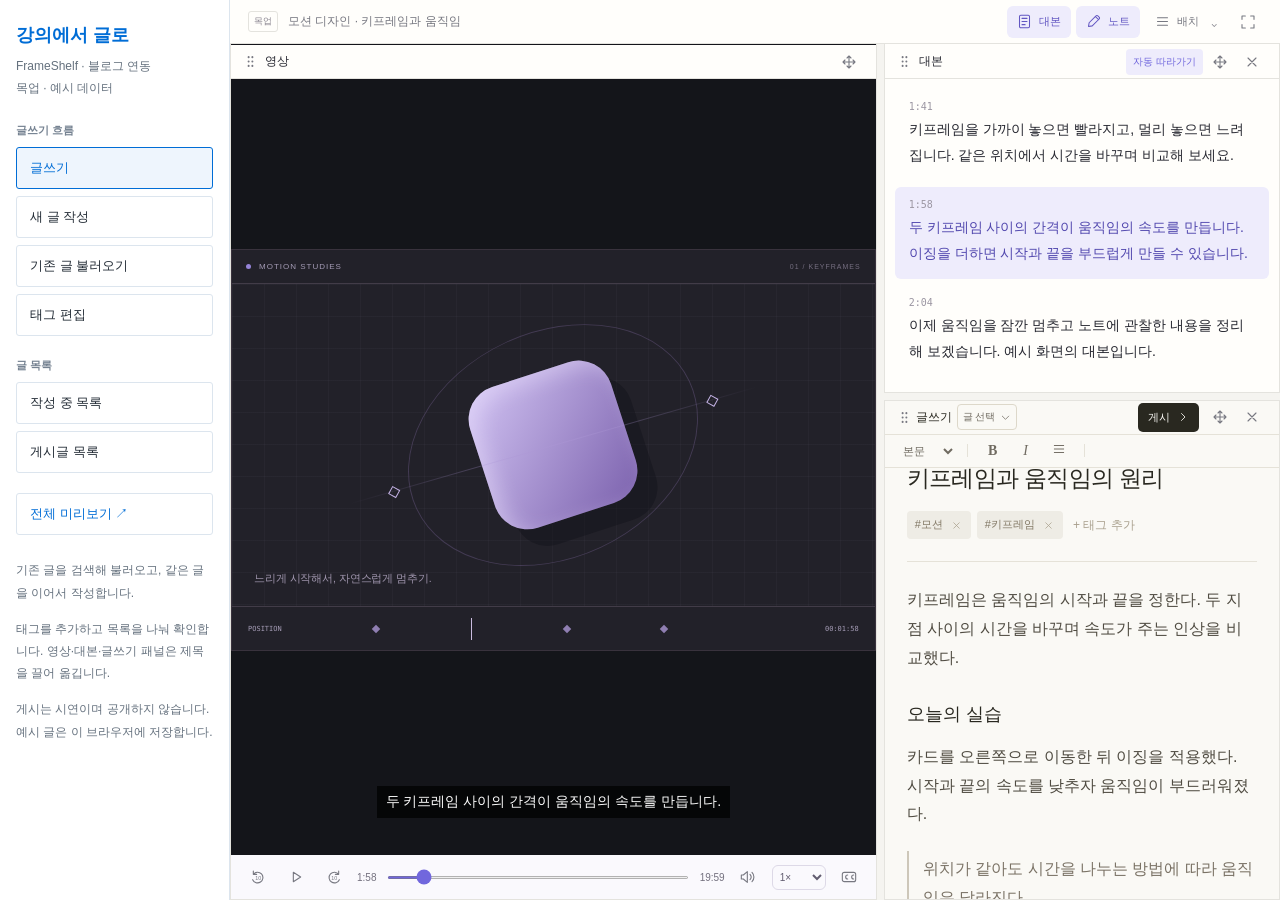
<file: index.html>
<!doctype html>
<html lang="ko">
<head><meta charset="utf-8"><meta name="viewport" content="width=device-width, initial-scale=1"><title>FrameShelf · 블로그 연동 시안</title><link rel="stylesheet" href="preview.css"></head>
<body>
<button id="review-toggle" class="toggle" aria-label="시안 조작 열기" aria-controls="review-panel" aria-expanded="false">시안</button>
<main class="preview-shell">
<aside id="review-panel" class="review-panel" aria-label="시안 조작" data-open="false">
<h1>강의에서 글로</h1><p class="subtitle">FrameShelf · 블로그 연동<br>목업 · 예시 데이터</p>
<div class="review-label">글쓰기 흐름</div>
<nav class="review-nav" aria-label="목업 화면"><button data-state="writing" aria-current="page">글쓰기</button><button data-state="new">새 글 작성</button><button data-state="existing">기존 글 불러오기</button><button data-state="tags">태그 편집</button></nav>
<div class="review-label">글 목록</div><nav class="review-nav" aria-label="목록 화면"><button data-state="drafts">작성 중 목록</button><button data-state="posts">게시글 목록</button></nav>
<a class="preview-link" id="full-preview" href="workspace.html?state=writing" target="_blank" rel="noopener">전체 미리보기 ↗</a>
<div class="review-copy"><p>기존 글을 검색해 불러오고, 같은 글을 이어서 작성합니다.</p><p>태그를 추가하고 목록을 나눠 확인합니다. 영상·대본·글쓰기 패널은 제목을 끌어 옮깁니다.</p><p>게시는 시연이며 공개하지 않습니다. 예시 글은 이 브라우저에 저장합니다.</p></div>
</aside>
<div class="preview"><iframe id="preview-frame" src="workspace.html?state=writing" title="블로그 연동 전체 화면 시안"></iframe></div>
</main><script type="module" src="preview.mjs"></script>
</body></html>
</file>
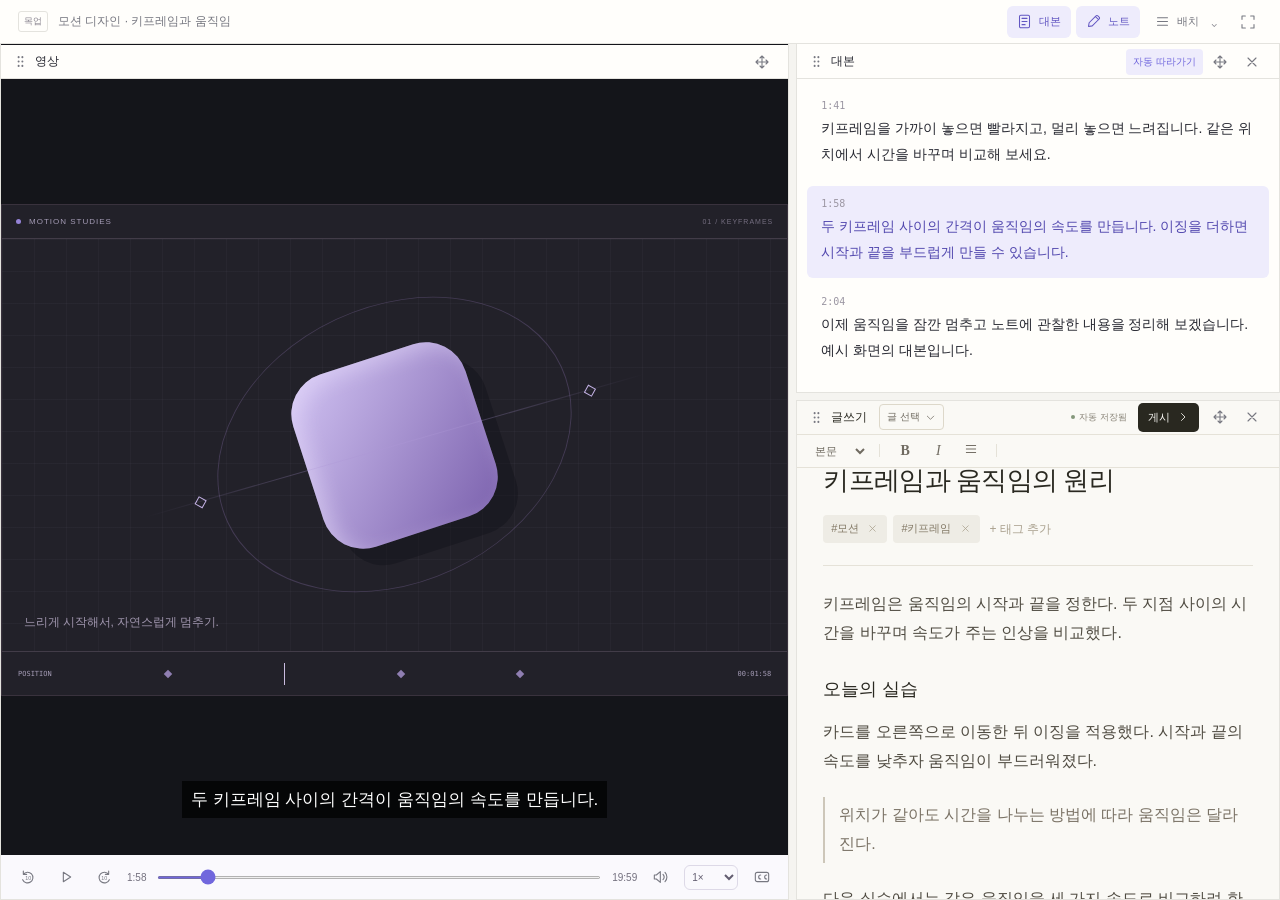
<file: workspace.html>
<!DOCTYPE html>
<html lang="ko">
 <head>
  <meta charset="utf-8"/>
  <meta content="width=device-width,initial-scale=1" name="viewport"/>
  <title>
   FrameShelf · 글쓰기 연동 시안
  </title>
  <link href="styles.css" rel="stylesheet"/>
  <script src="mock.mjs" type="module">
  </script>
 </head>
 <body>
  <main class="learning-workspace" data-controls-intro="" id="workspace">
   <header class="workspace-bar header-dock">
    <div class="workspace-identity">
     <span class="mock-label">목업</span><span class="course-path">모션 디자인 · 키프레임과 움직임</span>
    </div>
    <div class="workspace-actions"><button class="top-button mobile-video" id="focus-video"><span data-icon="play"></span><span>영상</span></button>
     <button aria-pressed="true" class="top-button active" id="toggle-transcript"><span data-icon="transcript"></span><span>대본</span></button>
     <button aria-pressed="true" class="top-button active" id="toggle-writer"><span data-icon="edit"></span><span>노트</span></button>
     <div class="layout-menu">
      <button aria-controls="layout-popover" aria-expanded="false" aria-haspopup="menu" class="top-button" id="layout-trigger"><span data-icon="menu"></span><span>배치</span><span class="small-chevron">⌄</span></button>
      <div class="menu-popover" hidden="" id="layout-popover" role="menu">
       <button id="save-default" role="menuitem"><span data-icon="check"></span>기본 배치 저장</button>
       <button id="apply-default" role="menuitem"><span data-icon="refresh"></span>기본 배치 적용</button>
      </div>
     </div>
     <button aria-label="전체 화면 전환" class="icon-button" id="fullscreen" title="전체 화면 전환"><span data-icon="fullscreen"></span></button>
    </div>
   </header>
   <div aria-label="크기를 조절하고 이동할 수 있는 패널" class="dock-board" id="board">
    <section aria-label="영상 패널" class="panel video-panel" data-panel="video" id="panel-video">
     <header aria-label="영상 패널 제목, 끌어서 이동" class="panel-header draggable header-dock" data-drag="video" tabindex="0">
      <div class="panel-title">
       <span class="drag-grip" data-icon="grip"></span>
       <span>영상</span>
      </div>
      <div class="panel-header-actions">
       <button aria-label="영상 패널 이동 메뉴" class="icon-button" data-move="video"><span data-icon="move"></span></button>
      </div>
     </header>
     <div class="video-picture">
      <div class="motion-demo" aria-label="움직임의 원리를 보여주는 예시 그래픽"><div class="demo-top"><span class="demo-dot"></span>MOTION STUDIES<span>01 / KEYFRAMES</span></div><div class="motion-grid"><div class="motion-orbit"></div><div class="motion-object"></div><div class="motion-axis"></div><span class="motion-label">느리게 시작해서, 자연스럽게 멈추기.</span></div><div class="demo-timeline"><span>POSITION</span><i></i><b></b><i></i><i></i><span>00:01:58</span></div></div>
      <div class="video-caption">
       두 키프레임 사이의 간격이 움직임의 속도를 만듭니다.
      </div>
      <button aria-label="영상 재생 시연" class="center-play" id="center-play"><span data-icon="play"></span></button>
     </div>
     <div aria-label="영상 재생 제어 시연" class="video-controls">
      <button aria-label="10초 뒤로" class="icon-button" id="back10"><span data-icon="back10"></span></button>
      <button aria-label="재생" class="icon-button" id="play"><span data-icon="play"></span></button>
      <button aria-label="10초 앞으로" class="icon-button" id="forward10"><span data-icon="forward10"></span></button>
      <span class="elapsed" id="elapsed">1:58</span>
      <input aria-label="재생 위치" id="seek" max="1199" min="0" type="range" value="118"/>
      <span class="duration">19:59</span>
      <button aria-label="음소거" class="icon-button volume" id="mute"><span data-icon="volume"></span></button>
      <select aria-label="재생 속도" id="speed">
       <option>1×</option>
       <option>1.25×</option>
       <option>1.5×</option>
       <option>2×</option>
      </select>
      <button aria-label="자막 전환" aria-pressed="true" class="icon-button" id="captions"><span data-icon="captions"></span></button>
     </div>
    </section>
    <section aria-label="대본 패널" class="panel transcript-panel" data-panel="transcript" id="panel-transcript">
     <header aria-label="대본 패널 제목, 끌어서 이동" class="panel-header draggable header-dock" data-drag="transcript" tabindex="0">
      <div class="panel-title">
       <span class="drag-grip" data-icon="grip"></span>
       <span>대본</span>
      </div>
      <div class="panel-header-actions">
       <button aria-pressed="true" class="follow active" id="follow">자동 따라가기</button>
       <button aria-label="대본 패널 이동 메뉴" class="icon-button" data-move="transcript"><span data-icon="move"></span></button>
       <button aria-label="대본 접기" class="icon-button" data-hide="transcript"><span data-icon="close"></span></button>
      </div>
     </header>
     <div class="transcript-scroll" id="transcript-scroll">
      <button class="cue" data-time="68"><time>1:08</time><span>같은 거리라도 움직이는 시간에 따라 느낌이 달라집니다. 먼저 시작점과 끝점을 정해 보겠습니다.</span></button>
      <button class="cue" data-time="75"><time>1:15</time><span>타임라인에 두 개의 키프레임을 놓습니다. 첫 프레임에서는 왼쪽에, 다음 프레임에서는 오른쪽에 오브젝트를 배치합니다.</span></button>
      <button class="cue" data-time="88"><time>1:28</time><span>중간 위치를 직접 그리지 않아도 프로그램이 사이의 움직임을 계산합니다. 중요한 것은 위치보다 시간의 간격입니다.</span></button>
      <button class="cue active" data-time="101"><time>1:41</time><span>키프레임을 가까이 놓으면 빨라지고, 멀리 놓으면 느려집니다. 같은 위치에서 시간을 바꾸며 비교해 보세요.</span></button>
      <button class="cue" data-time="118"><time>1:58</time><span>두 키프레임 사이의 간격이 움직임의 속도를 만듭니다. 이징을 더하면 시작과 끝을 부드럽게 만들 수 있습니다.</span></button>
      <button class="cue" data-time="124"><time>2:04</time><span>이제 움직임을 잠깐 멈추고 노트에 관찰한 내용을 정리해 보겠습니다. 예시 화면의 대본입니다.</span></button>
     </div>
    </section>
    <section aria-label="글쓰기 패널" class="panel writer-panel" data-panel="writer" id="panel-writer">
     <div class="header-dock panel-header-stack">
      <header aria-label="글쓰기 패널 제목, 끌어서 이동" class="panel-header draggable" data-drag="writer" tabindex="0">
       <div class="panel-title">
        <span class="drag-grip" data-icon="grip"></span>
        <span>글쓰기</span><button class="select-post-button" id="select-post" aria-haspopup="dialog" aria-controls="post-picker">글 선택 <span data-icon="chevron"></span></button>
       </div>
       <div class="panel-header-actions">
        <span class="draft-state" id="draft-state"><i></i>자동 저장됨</span>
        <button class="publish-button" id="publish">게시 <span data-icon="chevron"></span></button>
        <button aria-label="글쓰기 패널 이동 메뉴" class="icon-button" data-move="writer"><span data-icon="move"></span></button>
        <button aria-label="글쓰기 접기" class="icon-button" data-hide="writer"><span data-icon="close"></span></button>
       </div>
      </header>
      <div aria-label="글 서식" class="editor-toolbar" role="toolbar">
       <select aria-label="문단 서식" id="block-format">
        <option value="p">본문</option>
        <option value="h2">제목 2</option>
        <option value="h3">제목 3</option>
       </select>
       <span class="toolbar-line"></span>
       <button aria-label="굵게" data-format="bold"><b>B</b></button>
       <button aria-label="기울임" data-format="italic"><i>I</i></button>
       <button aria-label="목록" data-format="insertUnorderedList"><span data-icon="menu"></span></button>
       <span class="toolbar-line"></span>
      </div>
     </div>
     <div class="editor-scroll">
      <div class="editor-page">
       <div class="document-meta"><label class="category-label"><span>카테고리</span><select id="post-category" aria-label="카테고리"><option>학습 기록</option><option>모션 디자인</option><option>개발 노트</option></select></label><span id="post-origin">새 글</span></div>
       <h1 aria-label="글 제목" contenteditable="true" id="note-title" role="textbox" spellcheck="false"></h1>
       <div class="tag-editor"><div id="post-tags" aria-label="부여한 태그"></div><input id="tag-input" aria-label="태그 추가" placeholder="태그 추가" list="tag-options" autocomplete="off" maxlength="30"/><datalist id="tag-options"></datalist></div>
       <div aria-label="글 본문" aria-multiline="true" contenteditable="true" id="note-body" role="textbox" spellcheck="false"></div>
       <p class="editor-mock-note">예시 글입니다. 작성 내용은 이 브라우저에만 저장합니다.</p>
      </div>
     </div>
    </section>
    <div id="splitters">
    </div>
    <div hidden="" id="drop-preview">
     <span></span>
    </div>
   </div>
   <div aria-live="polite" class="status-toast" hidden="" id="status" role="status">
   </div>
   <dialog aria-labelledby="move-title" id="move-dialog">
    <form id="move-form" method="dialog">
     <div class="dialog-heading">
      <h2 id="move-title">
       패널 이동
      </h2>
      <button aria-label="이동 취소" class="icon-button" value="cancel"><span data-icon="close"></span></button>
     </div>
     <label>대상 패널<select id="move-target"><option value="video">영상</option><option value="transcript">대본</option><option value="writer">글쓰기</option><option value="workspace">작업 영역 전체</option></select></label>
     <label>배치 위치<select id="move-edge"><option value="left">왼쪽 분할</option><option value="right">오른쪽 분할</option><option value="top">위쪽 분할</option><option value="bottom">아래쪽 분할</option><option value="center">위치 교환</option></select></label>
     <div class="dialog-actions">
      <button class="secondary-button" value="cancel">취소</button>
      <button class="primary-button" value="move">이동</button>
     </div>
    </form>
   </dialog>
   <dialog id="post-picker" aria-labelledby="picker-title">
    <header class="picker-heading"><div><span class="picker-eyebrow">MY WRITING</span><h2 id="picker-title">글 선택</h2></div><div class="picker-actions"><button class="primary-button" id="create-post"><span data-icon="plus"></span>새 글</button><button class="icon-button" id="close-picker" aria-label="글 선택 닫기"><span data-icon="close"></span></button></div></header>
    <div class="post-tabs" role="tablist" aria-label="글 목록"><button id="draft-tab" role="tab" aria-selected="true" aria-controls="post-results" data-post-tab="drafts">작성 중 <span id="draft-count"></span></button><button id="published-tab" role="tab" aria-selected="false" aria-controls="post-results" data-post-tab="posts">게시글 <span id="published-count"></span></button></div>
    <div class="picker-search"><label><span data-icon="search"></span><input id="post-search" type="search" placeholder="제목이나 태그로 검색" aria-label="글 검색"/></label><select id="tag-filter" aria-label="태그로 필터"><option value="">모든 태그</option></select></div>
    <div id="post-results" class="post-results" role="tabpanel" aria-labelledby="draft-tab"></div>
    <footer class="picker-footer">목업 · 예시 글 목록입니다.</footer>
   </dialog>
   <dialog aria-labelledby="publish-title" id="publish-dialog">
    <header class="dialog-heading"><h2 id="publish-title">게시 미리보기</h2><button aria-label="게시 미리보기 닫기" class="icon-button" id="close-publish"><span data-icon="close"></span></button></header>
    <div class="publication"><span id="publication-category"></span><h1 id="publication-title"></h1><div id="publication-tags" class="publication-tags"></div><div id="publication-body"></div></div>
    <footer class="publication-footer"><span>게시 시연입니다. 실제 블로그에 공개하지 않습니다.</span><button class="primary-button" id="simulate-publish">게시 시연</button></footer>
   </dialog>
  </main>
 </body>
</html>
</file>
<file: preview.css>
:root {
  --blue: #006dd6;
  --line: #dce5ee;
  --pale: #eef5fd;
  font-family: -apple-system, BlinkMacSystemFont, "Apple SD Gothic Neo", sans-serif;
  color: #222b35;
}
* {
  box-sizing: border-box;
}
body {
  margin: 0;
}
button, a {
  font: inherit;
}
button {
  cursor: pointer;
}
button:focus-visible, a:focus-visible {
  outline: 3px solid var(--blue);
  outline-offset: 3px;
}
.preview-shell, .preview, iframe {
  width: 100%;
  height: 100svh;
}
.preview-shell {
  overflow: hidden;
}
.review-panel {
  position: fixed;
  inset: 0 auto 0 0;
  z-index: 9;
  width: min(230px, calc(100vw - 30px));
  padding: 22px 16px;
  overflow-y: auto;
  border-right: 1px solid var(--line);
  background: #fff;
  box-shadow: 8px 0 24px #0001;
  transform: translateX(-110%);
}
.review-panel[data-open="true"] {
  transform: none;
}
.review-panel h1 {
  margin: 0 0 6px;
  font-size: 18px;
  line-height: 1.5;
  color: var(--blue);
}
.subtitle, .review-copy {
  font-size: 12px;
  line-height: 1.85;
  color: #65717e;
}
.subtitle {
  margin: 0 0 24px;
}
.review-label {
  margin: 22px 0 9px;
  font-size: 11px;
  font-weight: 650;
  color: #758291;
}
.review-nav {
  display: grid;
  gap: 7px;
}
.review-nav button, .preview-link {
  display: block;
  min-height: 42px;
  padding: 11px 13px;
  border: 1px solid var(--line);
  border-radius: 3px;
  background: #fff;
  text-align: left;
  font-size: 13px;
  color: inherit;
  text-decoration: none;
}
.review-nav button[aria-current="page"] {
  border-color: var(--blue);
  background: var(--pale);
  color: var(--blue);
}
.review-nav button:hover, .preview-link:hover {
  border-color: var(--blue);
}
.preview-link {
  margin-top: 20px;
  color: var(--blue);
}
.review-copy p {
  margin: 0 0 14px;
}
iframe {
  display: block;
  border: 0;
  background: #f5f4f0;
}
.toggle {
  position: fixed;
  top: 50%;
  left: 0;
  z-index: 10;
  min-height: 54px;
  padding: 9px 5px;
  border: 1px solid var(--line);
  border-left: 0;
  border-radius: 0 5px 5px 0;
  background: #fffffff0;
  color: var(--blue);
  font-size: 10px;
  writing-mode: vertical-rl;
  transform: translateY(-50%);
}
.toggle[aria-expanded="true"] {
  left: min(230px, calc(100vw - 30px));
}
/* Review chrome stays outside the product preview. */
@media(min-width:901px) {
  .preview-shell { display: grid; grid-template-columns: 230px minmax(0,1fr); }
  .review-panel { position: relative; inset: auto; width: 230px; height: 100svh; transform: none; box-shadow: none; }
  .toggle { display: none; }
}
.review-copy { margin-top: 24px; }
@media(max-width:900px) {
  .toggle { top: 9px; left: 8px; min-height: 28px; padding: 5px 9px; border: 1px solid var(--line); border-radius: 4px; writing-mode: horizontal-tb; transform: none; font-size: 11px; }
  .toggle[aria-expanded="true"] { left: min(230px, calc(100vw - 30px)); }
}
</file>
<file: styles.css>
/* Workspace tokens: FrameShelf app/web/styles/base.css. Editor tokens: blog editor.css. */
:root {
  --graphite: #24252b;
  --canvas: #f5f4f0;
  --paper: #fffefb;
  --ink: #272831;
  --muted: #777881;
  --line: #e4e3de;
  --accent: #7167dd;
  --accent-soft: #eeecfc;
  --editor-paper: #faf9f5;
  --editor-ink: #292820;
  --editor-line: #e5e2d8;
  font-family: -apple-system, BlinkMacSystemFont, "Apple SD Gothic Neo", "Noto Sans KR", sans-serif;
  color: var(--ink);
  font-synthesis: none;
  -webkit-font-smoothing: antialiased;
}
* {
  box-sizing: border-box;
}
html, body {
  width: 100%;
  height: 100%;
  margin: 0;
  overflow: hidden;
}
body {
  background: var(--canvas);
  font-size: 13px;
}
button, input, select {
  font: inherit;
}
button {
  cursor: pointer;
  color: inherit;
  border: 0;
}
button:focus-visible, summary:focus-visible, [tabindex]:focus-visible, select:focus-visible {
  outline: 2px solid var(--accent);
  outline-offset: -2px;
}
button:disabled {
  opacity: .4;
  cursor: default;
}
[hidden] {
  display: none !important;
}
svg {
  width: 18px;
  height: 18px;
  display: block;
  fill: none;
  stroke: currentColor;
  stroke-width: 1.65;
  stroke-linecap: round;
  stroke-linejoin: round;
}
[data-icon] {
  display: inline-flex;
  flex-shrink: 0;
}
.learning-workspace {
  --page-header-offset: 0px;
  --chrome-opacity: 0;
  --chrome-transform: translateY(calc(-100% + 12px));
  --chrome-clip: inset(calc(100% - 12px) 0 0);
  --bottom-chrome-transform: translateY(calc(100% - 12px));
  --bottom-chrome-clip: inset(0 0 calc(100% - 12px));
  position: relative;
  overflow: hidden;
  height: 100svh;
  width: 100%;
  display: flex;
  flex-direction: column;
  background: var(--canvas);
}
.workspace-bar {
  height: 44px;
  display: flex;
  align-items: center;
  justify-content: space-between;
  gap: 16px;
  padding: 0 18px;
  border-bottom: 1px solid var(--line);
  background: var(--paper);
}
.header-dock {
  position: absolute;
  inset: 0 0 auto;
  z-index: 8;
  opacity: var(--chrome-opacity);
  transform: var(--chrome-transform);
  clip-path: var(--chrome-clip);
  transition: opacity 140ms ease, transform 140ms ease;
}
.header-dock:hover,
.header-dock:focus-within {
  opacity: 1;
  transform: translateY(0);
  clip-path: none;
}
.workspace-bar.header-dock {
  z-index: 30;
  opacity: var(--page-chrome-opacity, var(--chrome-opacity));
  transform: var(--page-chrome-transform, var(--chrome-transform));
  clip-path: var(--page-chrome-clip, var(--chrome-clip));
}
.panel[data-top-edge] > .header-dock {
  top: var(--page-header-offset);
}
.panel-header-stack {
  display: flex;
  flex-direction: column;
  background: var(--editor-paper);
}
.learning-workspace[data-controls-intro],
.learning-workspace:has(dialog[open]),
body.dragging .learning-workspace,
body.resizing .learning-workspace {
  --chrome-opacity: 1;
  --chrome-transform: translateY(0);
  --chrome-clip: none;
  --bottom-chrome-transform: translateY(0);
  --bottom-chrome-clip: none;
  --page-header-offset: 44px;
}
.learning-workspace:has(> .workspace-bar:is(:hover, :focus-within)),
.learning-workspace:has(.panel[data-top-edge] > .header-dock:is(:hover, :focus-within)) {
  --page-chrome-opacity: 1;
  --page-chrome-transform: translateY(0);
  --page-chrome-clip: none;
  --page-header-offset: 44px;
}
/* Revealed controls may extend over a neighbor when their pane is short. */
.learning-workspace[data-controls-intro] .panel,
.learning-workspace:has(dialog[open]) .panel,
body.dragging .panel,
body.resizing .panel,
.panel:has(> .header-dock:is(:hover, :focus-within)),
.video-panel:has(> .video-controls:is(:hover, :focus-within)) {
  overflow: visible;
}
.workspace-identity, .workspace-actions, .panel-title, .panel-header-actions {
  display: flex;
  align-items: center;
}
.workspace-identity {
  gap: 10px;
  min-width: 0;
}
.workspace-identity strong {
  font-size: 15px;
  letter-spacing: -.6px;
}
.brand-mark {
  display: grid;
  grid-template-columns: repeat(2, 8px);
  gap: 3px;
  transform: rotate(-9deg);
  margin-right: 1px;
}
.brand-mark i {
  width: 8px;
  height: 8px;
  background: #a49bee;
  border-radius: 2px;
}
.brand-mark i:last-child {
  background: #7167dd;
}
.bar-line {
  height: 17px;
  width: 1px;
  background: var(--line);
  margin: 0 6px;
}
.course-path {
  font-size: 12px;
  color: var(--muted);
  white-space: nowrap;
  overflow: hidden;
  text-overflow: ellipsis;
}
.course-path span {
  padding: 0 9px;
  color: #b6b3bd;
}
.workspace-actions {
  gap: 5px;
  flex-shrink: 0;
}
.top-button {
  display: flex;
  align-items: center;
  justify-content: center;
  gap: 7px;
  min-height: 32px;
  padding: 0 10px;
  background: transparent;
  border-radius: 6px;
  font-size: 11px;
  color: var(--muted);
}
.top-button svg {
  width: 15px;
  height: 15px;
}
.top-button:hover {
  background: #eeece7;
}
.top-button.active {
  background: var(--accent-soft);
  color: #6256c2;
}
.small-chevron {
  font-size: 15px;
  margin-left: 4px;
}
.icon-button {
  display: inline-flex;
  justify-content: center;
  align-items: center;
  flex-shrink: 0;
  background: transparent;
  width: 29px;
  height: 29px;
  padding: 5px;
  border-radius: 5px;
  color: var(--muted);
}
.icon-button:hover {
  background: #00000008;
  color: var(--ink);
}
.icon-button svg {
  width: 16px;
  height: 16px;
}
.layout-menu {
  position: relative;
}
.layout-menu summary {
  cursor: pointer;
  list-style: none;
}
.layout-menu summary::-webkit-details-marker {
  display: none;
}
.menu-popover {
  position: absolute;
  top: 39px;
  right: 0;
  z-index: 30;
  width: 182px;
  padding: 5px;
  border: 1px solid var(--line);
  border-radius: 7px;
  background: var(--paper);
  box-shadow: 0 6px 18px #24252b12;
}
.menu-popover button {
  display: flex;
  gap: 8px;
  align-items: center;
  padding: 11px 9px;
  width: 100%;
  text-align: left;
  font-size: 12px;
  background: transparent;
  border-radius: 4px;
}
.menu-popover button:hover {
  background: var(--accent-soft);
  color: var(--accent);
}
.menu-popover svg {
  width: 15px;
  height: 15px;
}
.dock-board {
  position: relative;
  flex: 1;
  min-height: 0;
  margin: 0;
}
.panel {
  position: absolute;
  display: flex;
  flex-direction: column;
  min-width: 0;
  overflow: hidden;
  border: 1px solid var(--line);
  border-radius: 0;
  background: var(--paper);
}
.panel-header {
  min-height: 34px;
  height: 34px;
  flex-shrink: 0;
  display: flex;
  align-items: center;
  justify-content: space-between;
  gap: 10px;
  padding: 0 12px;
  border-bottom: 1px solid var(--line);
  background: var(--paper);
}
.panel-title {
  gap: 7px;
  min-width: 0;
  flex-shrink: 0;
  font-weight: 600;
  font-size: 12px;
  white-space: nowrap;
}
.panel-title > [data-icon] svg {
  width: 15px;
  height: 15px;
  color: var(--muted);
}
.panel-header-actions {
  gap: 3px;
  min-width: 0;
}
.draggable {
  cursor: grab;
  touch-action: none;
}
.draggable:active {
  cursor: grabbing;
}
.drag-grip {
  color: #b5b1bd;
}
.video-chapter {
  overflow: hidden;
  white-space: nowrap;
  text-overflow: ellipsis;
  margin-right: auto;
  font-size: 11px;
  color: var(--muted);
}
.panel-meta {
  color: var(--muted);
  font-size: 10px;
  font-variant-numeric: tabular-nums;
}
.video-panel {
  background: #14151a;
}
.video-picture {
  position: relative;
  flex: 1;
  min-height: 0;
  display: flex;
  align-items: center;
  justify-content: center;
  background: #14151a;
  overflow: hidden;
}
.video-picture img {
  display: block;
  width: 100%;
  height: 100%;
  object-fit: contain;
  pointer-events: none;
}
.video-caption {
  position: absolute;
  left: 5%;
  right: 5%;
  bottom: max(9%, calc(var(--playback-bar-height, 44px) + 12px));
  width: fit-content;
  max-width: 90%;
  margin: auto;
  padding: 5px 9px;
  color: #fff;
  background: #000b;
  font-size: clamp(12px, 1.35vw, 21px);
  line-height: 1.55;
  text-align: center;
  pointer-events: none;
}
.center-play {
  position: absolute;
  border-radius: 50%;
  width: 62px;
  height: 62px;
  display: flex;
  align-items: center;
  justify-content: center;
  background: #14151ac4;
  color: #fff;
  border: 1px solid #ffffff25;
  opacity: 0;
}
.center-play svg {
  width: 25px;
  height: 25px;
  margin-left: 3px;
}
.video-picture:hover .center-play, .center-play:focus-visible {
  opacity: 1;
}
.video-controls {
  position: absolute;
  inset: auto 0 0;
  z-index: 8;
  display: flex;
  flex-wrap: wrap;
  align-items: center;
  gap: 9px;
  padding: 7px 12px;
  min-height: 44px;
  background: #faf9fd;
  color: #73707e;
  opacity: var(--chrome-opacity);
  transform: var(--bottom-chrome-transform);
  clip-path: var(--bottom-chrome-clip);
  transition: opacity 140ms ease, transform 140ms ease;
}
.video-controls:hover,
.video-controls:focus-within {
  opacity: 1;
  transform: translateY(0);
  clip-path: none;
}
.video-controls .elapsed, .video-controls .duration {
  font-size: 10px;
  font-variant-numeric: tabular-nums;
}
.video-controls input {
  flex: 1;
  width: 50px;
  min-width: 20px;
  accent-color: var(--accent);
  height: 3px;
}
.video-controls select {
  border: 1px solid #ddd9e7;
  border-radius: 6px;
  background: transparent;
  padding: 5px 3px;
  font-size: 10px;
  color: #625d70;
}
.follow {
  border-radius: 4px;
  padding: 6px 7px;
  color: var(--muted);
  background: transparent;
  font-size: 10px;
  white-space: nowrap;
}
.follow.active {
  color: var(--accent);
  background: var(--accent-soft);
}
.transcript-scroll {
  flex: 1;
  min-height: 0;
  overflow-y: auto;
  scrollbar-width: thin;
  scrollbar-color: #cbc7d2 transparent;
  padding: 10px;
  overscroll-behavior: contain;
}
.cue {
  display: block;
  width: 100%;
  padding: 12px 14px;
  margin-bottom: 6px;
  border-radius: 6px;
  background: transparent;
  text-align: left;
  line-height: 1.85;
  font-size: 14px;
  user-select: text;
}
.cue time {
  display: block;
  margin-bottom: 5px;
  color: #9b96a2;
  font: 10px ui-monospace, SFMono-Regular, Menlo, monospace;
}
.cue:hover, .cue.active {
  background: var(--accent-soft);
}
.cue.active {
  color: #5147ae;
}
.transcript-footer, .writer-footer {
  display: flex;
  justify-content: space-between;
  gap: 12px;
  flex-shrink: 0;
  border-top: 1px solid var(--line);
  padding: 9px 14px;
  font-size: 9px;
  color: #96929d;
  line-height: 1.5;
}
.transcript-footer span:last-child {
  white-space: nowrap;
}
.writer-panel {
  background: var(--editor-paper);
  color: var(--editor-ink);
}
.writer-panel .panel-header {
  background: var(--editor-paper);
  border-color: var(--editor-line);
}
.draft-state {
  display: flex;
  align-items: center;
  gap: 4px;
  font-size: 9px;
  color: #898478;
  white-space: nowrap;
  margin-right: 8px;
}
.draft-state i {
  width: 4px;
  height: 4px;
  background: #83977a;
  border-radius: 50%;
}
.publish-button {
  display: flex;
  align-items: center;
  gap: 7px;
  background: var(--editor-ink);
  color: #faf9f5;
  padding: 7px 10px;
  border-radius: 5px;
  font-size: 11px;
  margin-right: 4px;
}
.publish-button:hover {
  background: #4a473e;
}
.publish-button svg {
  width: 12px;
  height: 12px;
}
.editor-toolbar {
  display: flex;
  align-items: center;
  gap: 5px;
  min-height: 33px;
  padding: 2px 14px;
  border-bottom: 1px solid var(--editor-line);
  color: #706b61;
  flex-shrink: 0;
}
.editor-toolbar select {
  border: 0;
  background: transparent;
  font-size: 11px;
  color: #706b61;
  padding-right: 5px;
  max-width: 90px;
}
.editor-toolbar button {
  width: 28px;
  height: 27px;
  border-radius: 4px;
  background: transparent;
  font-family: Georgia, serif;
  font-size: 14px;
  color: #706b61;
}
.editor-toolbar button:hover {
  background: #eeece5;
}
.editor-toolbar button svg {
  width: 14px;
  height: 14px;
}
.toolbar-line {
  width: 1px;
  height: 13px;
  background: var(--editor-line);
  margin: 0 6px;
}
.editor-kind {
  margin-left: auto;
  font-size: 10px;
  color: #999385;
}
.editor-scroll {
  flex: 1;
  min-height: 0;
  overflow-y: auto;
  scrollbar-width: thin;
  scrollbar-color: #c9c4b9 transparent;
}
.editor-page {
  padding: 20px 26px 40px;
  max-width: 850px;
  margin: auto;
}
.editor-category {
  color: #999082;
  font-size: 10px;
}
.editor-category span {
  padding: 0 7px;
  color: #c8c1b4;
}
.editor-page h1 {
  margin: 0 0 16px;
  font: 500 clamp(23px, 2vw, 34px)/1.4 Georgia,"Noto Serif KR","AppleMyungjo",Batang,serif;
  letter-spacing: -.6px;
  overflow-wrap: anywhere;
}
[contenteditable] {
  outline: none;
}
#note-body {
  font: 16px/1.8 Inter,-apple-system,BlinkMacSystemFont,"Apple SD Gothic Neo","Noto Sans KR",sans-serif;
  color: #504c42;
  overflow-wrap: anywhere;
}
#note-body p {
  margin: 0 0 19px;
}
#note-body h2 {
  font-size: 18px;
  font-weight: 600;
  color: var(--editor-ink);
  margin: 26px 0 12px;
}
#note-body ul {
  padding-left: 21px;
  margin: 0 0 20px;
}
#note-body li {
  padding-left: 2px;
  margin-bottom: 5px;
}
#note-body blockquote {
  margin: 22px 0;
  padding: 4px 0 4px 14px;
  border-left: 2px solid #cdc7b9;
  color: #7a7265;
}
.writer-footer {
  border-color: var(--editor-line);
  color: #a29a8d;
  justify-content: flex-start;
}
.source-title {
  overflow: hidden;
  text-overflow: ellipsis;
  white-space: nowrap;
}
.writer-footer > span:first-child {
  flex-shrink: 0;
}
.splitter {
  position: absolute;
  z-index: 4;
  border: 0;
  background: transparent;
  touch-action: none;
  padding: 0;
  border-radius: 0;
}
.splitter[data-axis=x] {
  cursor: col-resize;
}
.splitter[data-axis=y] {
  cursor: row-resize;
}
.splitter::after {
  content: '';
  position: absolute;
  opacity: 0;
  background: var(--accent);
  border-radius: 2px;
}
.splitter[data-axis=x]::after {
  inset: 18px 2px;
}
.splitter[data-axis=y]::after {
  inset: 2px 18px;
}
.splitter:hover::after, .splitter:focus-visible::after, .splitter.resizing::after {
  opacity: .65;
}
#drop-preview {
  position: absolute;
  z-index: 12;
  pointer-events: none;
  border: 2px solid #9187ef;
  border-radius: 7px;
  background: #b3a9ef40;
  display: flex;
  align-items: center;
  justify-content: center;
}
#drop-preview span {
  background: var(--paper);
  color: #6558c6;
  border: 1px solid #d8d1f6;
  padding: 9px 13px;
  border-radius: 5px;
  font-size: 12px;
  box-shadow: 0 2px 8px #0001;
}
body.dragging, body.resizing {
  user-select: none;
}
body.dragging {
  cursor: grabbing;
}
body.dragging .panel {
  pointer-events: none;
}
.panel[data-moving=true] {
  opacity: .6;
}
.status-toast {
  position: absolute;
  bottom: 24px;
  left: 50%;
  transform: translateX(-50%);
  padding: 11px 18px;
  border: 1px solid #d8d2ef;
  background: var(--paper);
  color: #5e528e;
  border-radius: 7px;
  z-index: 40;
  font-size: 12px;
  box-shadow: 0 5px 18px #24252b15;
  white-space: nowrap;
}
dialog {
  padding: 0;
  border: 1px solid var(--line);
  border-radius: 10px;
  background: var(--paper);
  color: var(--ink);
  max-width: calc(100% - 32px);
  box-shadow: 0 20px 80px #0002;
}
dialog::backdrop {
  background: #24252b55;
  backdrop-filter: blur(2px);
}
#move-dialog {
  width: 350px;
}
#move-form {
  padding: 22px;
}
.dialog-heading {
  display: flex;
  align-items: center;
  justify-content: space-between;
  gap: 18px;
  margin-bottom: 20px;
}
.dialog-heading h2 {
  margin: 0;
  font-size: 16px;
  font-weight: 600;
}
#move-form label {
  display: grid;
  gap: 8px;
  margin: 18px 0;
  font-size: 12px;
  color: var(--muted);
}
#move-form select {
  width: 100%;
  padding: 10px;
  border: 1px solid var(--line);
  border-radius: 5px;
  background: var(--paper);
  color: var(--ink);
}
.dialog-actions {
  display: flex;
  justify-content: flex-end;
  gap: 7px;
  margin-top: 25px;
}
.secondary-button, .primary-button {
  padding: 9px 15px;
  border-radius: 5px;
  font-size: 12px;
}
.secondary-button {
  background: #eeece7;
}
.primary-button {
  background: var(--accent);
  color: white;
}
#publish-dialog {
  width: 640px;
  max-height: 85svh;
  background: var(--editor-paper);
}
#publish-dialog > .dialog-heading {
  padding: 18px 22px;
  border-bottom: 1px solid var(--editor-line);
  margin: 0;
}
.publication {
  padding: 35px 42px;
  overflow-y: auto;
  max-height: 60svh;
}
.publication > span {
  color: #999082;
  font-size: 11px;
}
.publication h1 {
  font: 500 30px/1.5 Georgia,"AppleMyungjo",serif;
  white-space: pre-line;
}
.publication p {
  font-size: 14px;
  line-height: 1.9;
  white-space: pre-line;
}
.publication-footer {
  border-top: 1px solid var(--editor-line);
  padding: 14px 22px;
  font-size: 11px;
  color: #8d8475;
}
@media(max-width:1100px) {
  .draft-state {
    display: none;
  }
  .editor-page {
    padding: 20px 22px 40px;
  }
  .course-path {
    max-width: 220px;
  }
}
@media(max-width:760px) {
  .workspace-bar {
    padding: 0 10px;
  }
  .course-path {
    max-width: 38vw;
    font-size: 10px;
  }
  .workspace-identity strong {
    font-size: 13px;
  }
  .workspace-actions {
    gap: 2px;
  }
  .top-button {
    padding: 0 7px;
  }
  .dock-board {
    overflow-y: auto;
    margin: 0;
  }
  .splitter {
    display: none;
  }
  .video-controls {
    gap: 5px;
    padding: 8px;
    min-height: 47px;
  }
  .video-controls .volume {
    display: none;
  }
  .video-chapter {
    font-size: 10px;
  }
  .panel-header {
    padding: 0 10px;
  }
  .editor-page {
    padding: 24px;
  }
  .editor-page h1 {
    font-size: 27px;
  }
  .status-toast {
    bottom: 12px;
    font-size: 11px;
  }
}
@media(prefers-reduced-motion:reduce) {
  *,*::before,*::after {
    scroll-behavior: auto !important;
    transition: none !important;
    animation: none !important;
  }
}
/* Blog connection proposal uses the approved FrameShelf and editor tokens. */
.panel[data-top-edge] > .header-dock {
  opacity: var(--page-chrome-opacity, var(--chrome-opacity));
  transform: var(--page-chrome-transform, var(--chrome-transform));
  clip-path: var(--page-chrome-clip, var(--chrome-clip));
}
.mock-label { flex-shrink: 0; padding: 3px 5px; border: 1px solid var(--line); border-radius: 3px; color: #89848f; font-size: 9px; }
.mobile-video { display: none; }
.select-post-button { display: flex; align-items: center; gap: 5px; min-height: 26px; padding: 3px 7px; margin-left: 5px; border: 1px solid #ddd8ca; border-radius: 4px; background: transparent; font-size: 10px; font-weight: 400; color: #706b61; cursor: pointer; }
.select-post-button svg { width: 11px; height: 11px; transform: rotate(90deg); }
.select-post-button:hover { background: #eeece5; }
.document-meta { display: flex; align-items: center; justify-content: space-between; gap: 12px; margin: 0 0 18px; color: #999082; font-size: 10px; }
.category-label { display: flex; align-items: center; gap: 7px; }
.category-label > span { font-size: 0; }
.category-label select { max-width: 140px; padding: 4px 0; border: 0; background: transparent; color: #8a8172; font-size: 11px; }
#post-origin { font-size: 10px; white-space: nowrap; }
.tag-editor { display: flex; flex-wrap: wrap; align-items: center; gap: 6px; padding: 0 0 22px; margin-bottom: 24px; border-bottom: 1px solid var(--editor-line); }
#post-tags { display: contents; }
.tag-chip { display: inline-flex; align-items: center; gap: 4px; padding: 3px 5px 3px 8px; border-radius: 4px; background: #eeece5; color: #827865; font-size: 11px; line-height: 1.6; }
.tag-chip button { display: grid; place-items: center; width: 19px; height: 22px; padding: 3px; border-radius: 3px; background: transparent; color: #aaa18e; }
.tag-chip button:hover { color: #4f4a40; background: #e4e0d6; }
.tag-chip svg { width: 11px; height: 11px; }
#tag-input { width: 120px; min-width: 90px; max-width: 100%; padding: 5px 4px; border: 0; outline: none; background: transparent; color: #706758; font-size: 12px; }
#tag-input::placeholder { color: #aaa18f; }
#tag-input:focus { border-radius: 3px; background: #eeece5; }
#note-body { min-height: 180px; }
.editor-mock-note { margin: 30px 0 0; font-size: 10px; line-height: 1.6; color: #aaa292; }
.writer-panel .editor-page { padding-top: 22px; }
#post-picker { width: 640px; max-width: calc(100% - 32px); max-height: min(680px, calc(100svh - 40px)); overflow: hidden; background: var(--paper); }
.picker-heading { display: flex; justify-content: space-between; align-items: center; gap: 16px; padding: 22px 24px 19px; }
.picker-eyebrow { display: block; margin-bottom: 7px; color: #aaa5b1; font-size: 9px; letter-spacing: 1.8px; }
.picker-heading h2 { margin: 0; font-size: 21px; font-weight: 600; letter-spacing: -.6px; }
.picker-actions { display: flex; align-items: center; gap: 12px; }
.picker-actions .primary-button { display: flex; align-items: center; gap: 6px; padding: 9px 12px; font-size: 12px; }
.picker-actions .primary-button svg { width: 14px; height: 14px; }
.post-tabs { display: flex; gap: 22px; padding: 0 24px; border-bottom: 1px solid var(--line); }
.post-tabs button { position: relative; display: flex; align-items: center; gap: 7px; min-height: 42px; padding: 0 2px; background: transparent; color: #9a96a1; font-size: 12px; }
.post-tabs button[aria-selected="true"] { color: #6256c2; font-weight: 600; }
.post-tabs button[aria-selected="true"]::after { content:''; position: absolute; inset: auto 0 -1px; height: 2px; background: var(--accent); }
.post-tabs button span { color: inherit; opacity: .6; font-size: 10px; }
.picker-search { display: flex; gap: 9px; padding: 18px 24px 8px; }
.picker-search label { display: flex; align-items: center; gap: 8px; min-width: 0; flex: 1; padding: 10px 11px; border: 1px solid var(--line); border-radius: 5px; background: #f9f8f5; }
.picker-search label svg { width: 15px; height: 15px; color: #aaa6af; }
.picker-search input { min-width: 0; width: 100%; border: 0; outline: none; background: transparent; color: var(--ink); font-size: 12px; }
.picker-search select { width: 116px; max-width: 38%; border: 1px solid var(--line); border-radius: 5px; padding: 0 8px; background: transparent; color: #7e7887; font-size: 11px; }
.post-results { max-height: min(410px, calc(100svh - 280px)); min-height: 220px; overflow: auto; overscroll-behavior: contain; padding: 4px 15px 14px; }
.post-row { display: flex; align-items: center; gap: 14px; width: 100%; padding: 16px 10px; text-align: left; border-radius: 5px; border-bottom: 1px solid #eeece7; background: transparent; }
.post-row:hover { background: var(--accent-soft); }
.post-symbol { display: grid; place-items: center; flex-shrink: 0; width: 35px; height: 43px; border: 1px solid #e5e0ee; border-radius: 5px; color: #a19ab7; background: #f8f6fc; }
.post-symbol svg { width: 17px; height: 17px; }
.post-row-content { display: grid; min-width: 0; gap: 6px; }
.post-row-content strong { font-weight: 500; color: #4b4653; font-size: 13px; line-height: 1.5; overflow-wrap: anywhere; }
.post-row-meta { font-size: 10px; color: #a39ca9; }
.post-row-tags { color: #9b90ab; font-size: 10px; line-height: 1.6; }
.post-row-arrow { margin-left: auto; color: #bbb4c5; }
.post-row-arrow svg { width: 14px; height: 14px; }
.picker-footer { border-top: 1px solid var(--line); padding: 13px 24px; color: #a8a2ae; font-size: 10px; }
.empty-posts { padding: 50px 16px; text-align: center; color: #a49cae; font-size: 12px; }
.publication-tags { margin: -12px 0 23px; color: #9b90ab; font-size: 12px; line-height: 1.6; }
#publication-body { font-size: 15px; line-height: 1.9; }
#publication-body h2 { margin-top: 24px; font-size: 19px; }
#publication-body p { font-size: inherit; white-space: normal; }
.publication-footer { display: flex; align-items: center; justify-content: space-between; gap: 18px; }
.publication-footer .primary-button { flex-shrink: 0; }
.motion-demo { width: 100%; max-width: 950px; aspect-ratio: 16/10; background: #222129; color: #a59cb6; border: 1px solid #39323d; pointer-events: none; }
.demo-top { height: 34px; display: flex; align-items: center; gap: 8px; padding: 0 14px; border-bottom: 1px solid #423c48; font-size: 8px; letter-spacing: 1px; }
.demo-top > span:last-child { margin-left: auto; font-size: 7px; color: #756e80; }
.demo-dot { width: 5px; height: 5px; border-radius: 50%; background: #9583d7; }
.motion-grid { position: relative; height: calc(100% - 78px); overflow: hidden; display: flex; align-items: center; justify-content: center; background-image: linear-gradient(#a49bb00c 1px, transparent 1px), linear-gradient(90deg,#a49bb00c 1px,transparent 1px); background-size: 32px 32px; }
.motion-orbit { position: absolute; width: 47%; aspect-ratio: 1; border: 1px solid #6d5b8970; border-radius: 50%; transform: rotate(-25deg) scaleY(.75); }
.motion-object { width: 23%; aspect-ratio: 1; background: linear-gradient(135deg,#d2c4f3,#7b61ad); transform: rotate(-18deg); border-radius: 23%; box-shadow: 14px 22px 0 #110f1866, inset 8px 8px 20px #f1e6ff66; }
.motion-axis { position: absolute; width: 66%; height: 1px; background: linear-gradient(90deg,transparent,#ac96d570,transparent); transform: rotate(-16deg); }
.motion-axis::before,.motion-axis::after { content:''; position: absolute; top: -3px; width: 7px; height: 7px; border: 1px solid #c4b2e5; transform: rotate(45deg); }
.motion-axis::before { left: 10%; }.motion-axis::after { right: 10%; }
.motion-label { position: absolute; left: 22px; bottom: 20px; color: #a096ae; font-size: clamp(8px,1vw,12px); letter-spacing: -.1px; }
.demo-timeline { display: flex; align-items: center; gap: 15%; height: 44px; padding: 0 16px; border-top: 1px solid #423c48; font: 7px ui-monospace,monospace; }
.demo-timeline i { width: 6px; height: 6px; background: #8f7eb1; transform: rotate(45deg); }
.demo-timeline b { height: 22px; width: 1px; background: #cabcdf; }
.demo-timeline > span:last-child { margin-left: auto; }
@media(max-width:1100px) { .writer-panel .panel-title { gap: 4px; } .select-post-button { padding: 3px 5px; margin-left: 1px; } }
@media(max-width:760px) {
  .mobile-video { display: flex; }
  .course-path { display: none; }
  .workspace-identity { flex-shrink: 0; }
  .workspace-actions { margin-left: auto; }
  .workspace-bar { gap: 5px; }
  .top-button { min-height: 36px; padding: 0 8px; }
  .workspace-actions > .layout-menu { display: none; }
  .panel-header { height: 40px; min-height: 40px; }
  .panel-header-actions .icon-button { min-width: 31px; min-height: 31px; }
  .writer-panel .editor-page { padding: 20px 22px 42px; }
  .editor-page h1 { font-size: 28px; }
  .document-meta { margin-bottom: 15px; }
  .category-label select, #tag-input, .picker-search input, .picker-search select, #move-form select { font-size: 16px; }
  .category-label select { max-width: 170px; }
  .tag-editor { margin-bottom: 22px; padding-bottom: 20px; }
  .tag-chip { font-size: 12px; min-height: 30px; }
  .tag-chip button { width: 24px; height: 24px; }
  #tag-input { width: 145px; }
  #post-picker { width: calc(100% - 20px); max-width: none; max-height: calc(100svh - 24px); border-radius: 10px; }
  .picker-heading { padding: 21px 18px 16px; }
  .post-tabs { padding: 0 18px; }
  .picker-search { padding: 16px 18px 8px; flex-wrap: wrap; }
  .picker-search label { flex-basis: 100%; min-height: 44px; }
  .picker-search select { max-width: none; width: 100%; min-height: 40px; }
  .post-results { max-height: calc(100svh - 330px); min-height: 180px; padding: 3px 10px 12px; }
  .post-row { gap: 11px; padding: 14px 8px; }
  .post-row-content strong { font-size: 14px; }
  .post-row-tags { font-size: 11px; }
  .picker-footer { padding: 12px 18px; }
  .publication { padding: 25px; max-height: 55svh; }
  .publication h1 { font-size: 27px; }
  .publication-footer { flex-wrap: wrap; padding: 15px 20px; }
  .status-toast { max-width: calc(100% - 24px); white-space: normal; text-align: center; }
}
</file>
